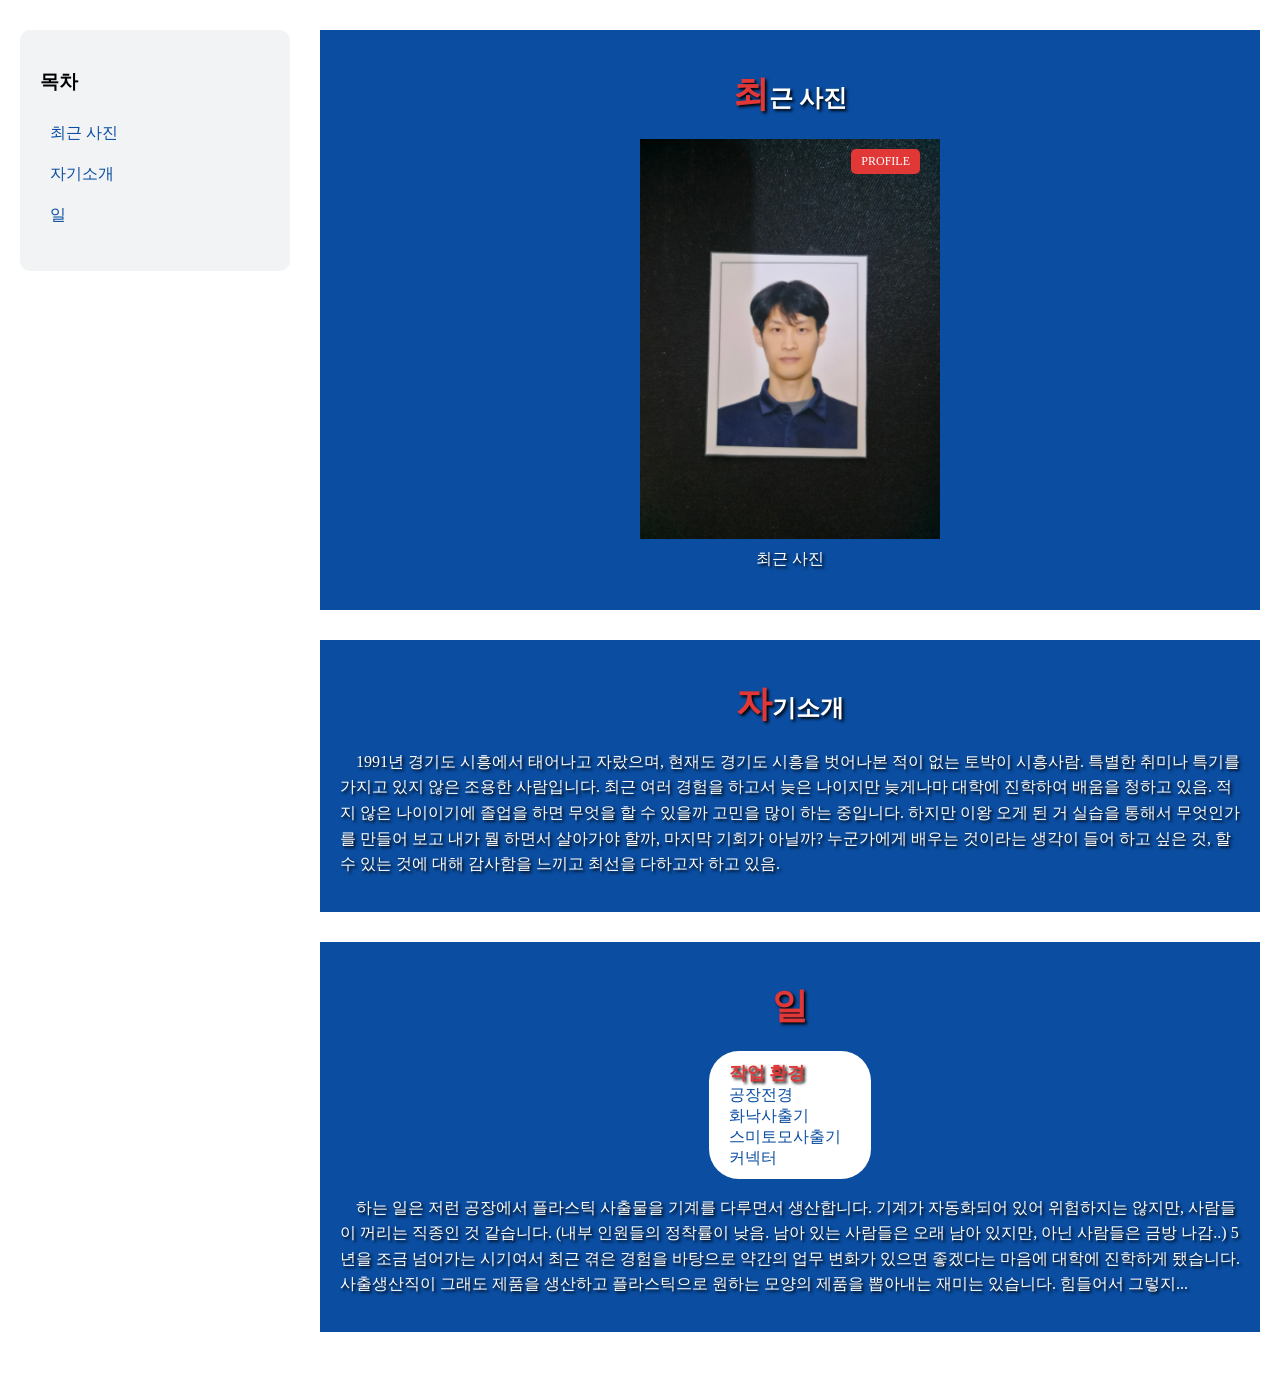
<file: Ing/index.html>
<!DOCTYPE html>
<html lang="ko">
<head>
    <meta charset="UTF-8">
    <meta name="viewport"
          content="width=device-width, initial-scale=1.0">

    <title>최근 사진</title>
    <link rel="stylesheet" href="style.css">
</head>

<body class="main">

    <div class="page-layout">
          <!-- 왼쪽 목차 -->
        <nav class="sidebar">
            <h3>목차</h3>
            <ul>
                <li><a href="#profile">최근 사진</a></li>
                <li><a href="#introduce">자기소개</a></li>
                <li><a href="#work">일</a></li>
            </ul>
        </nav>

        <!-- 프로필 사진 영역 -->
           <main class="profile-content">
            <div class="container1" id="profile">
                <header>
                    <h2>최근 사진</h2>
                    <figure>
                        <div class="photo-box">
                            <img width="300" height="300"
                                src="./image/이현욱회사사진.jpg"
                                alt="프로필 사진">
                            <span class="photo-label">PROFILE</span>
                        </div>
                             <figcaption>최근 사진</figcaption>
                     </figure>
                </header>
            </div>

        <!-- 자기소개 영역 -->
         <div class="container2" id="introduce">
            <section>
                <article id="introduce1">
                    <h2>자기소개</h2>
                    <p>
                        1991년 경기도 시흥에서 태어나고 자랐으며,
                        현재도 경기도 시흥을 벗어나본 적이 없는
                        토박이 시흥사람.
                        특별한 취미나 특기를 가지고 있지 않은
                        조용한 사람입니다.

                        최근 여러 경험을 하고서 늦은 나이지만
                        늦게나마 대학에 진학하여 배움을 청하고 있음.

                        적지 않은 나이이기에 졸업을 하면
                        무엇을 할 수 있을까 고민을 많이 하는 중입니다.

                        하지만 이왕 오게 된 거 실습을 통해서
                        무엇인가를 만들어 보고
                        내가 뭘 하면서 살아가야 할까,
                        마지막 기회가 아닐까?
                        누군가에게 배우는 것이라는 생각이 들어
                        하고 싶은 것, 할 수 있는 것에 대해
                        감사함을 느끼고 최선을 다하고자 하고 있음.
                    </p>
                </article>
            </section>
            
        </div>

        <!-- 직장 및 업무 소개 영역 -->
         <div class="container3" id="work">
            
            <article id="introduce2">
                <h2>일</h2>

                <ul id="list">
                    <li>
                        <strong>작업 환경</strong>
                    </li>
                    <li>
                        <a href="./image/몰렉스공장.jpg"
                        target="_blank">공장전경</a>
                    </li>
                    <li>
                        <a href="./image/화낙사출기.png"
                        target="_blank">화낙사출기</a>
                    </li>
                    <li>
                        <a href="./image/스미토모사출기.png"
                        target="_blank">스미토모사출기</a>
                    </li>
                    <li>
                        <a href="./image/커넥터.png"
                        target="_blank">커넥터</a>
                    </li>
                </ul>

                <p>
                    하는 일은 저런 공장에서 플라스틱 사출물을
                    기계를 다루면서 생산합니다.

                    기계가 자동화되어 있어 위험하지는 않지만,
                    사람들이 꺼리는 직종인 것 같습니다.

                    (내부 인원들의 정착률이 낮음.
                    남아 있는 사람들은 오래 남아 있지만,
                    아닌 사람들은 금방 나감..)

                    5년을 조금 넘어가는 시기여서 최근 겪은
                    경험을 바탕으로 약간의 업무 변화가 있으면
                    좋겠다는 마음에 대학에 진학하게 됐습니다.

                    사출생산직이 그래도 제품을 생산하고
                    플라스틱으로 원하는 모양의 제품을
                    뽑아내는 재미는 있습니다.
                    힘들어서 그렇지...
                </p>
            </article>
        </div>

</body>
</html>
</file>
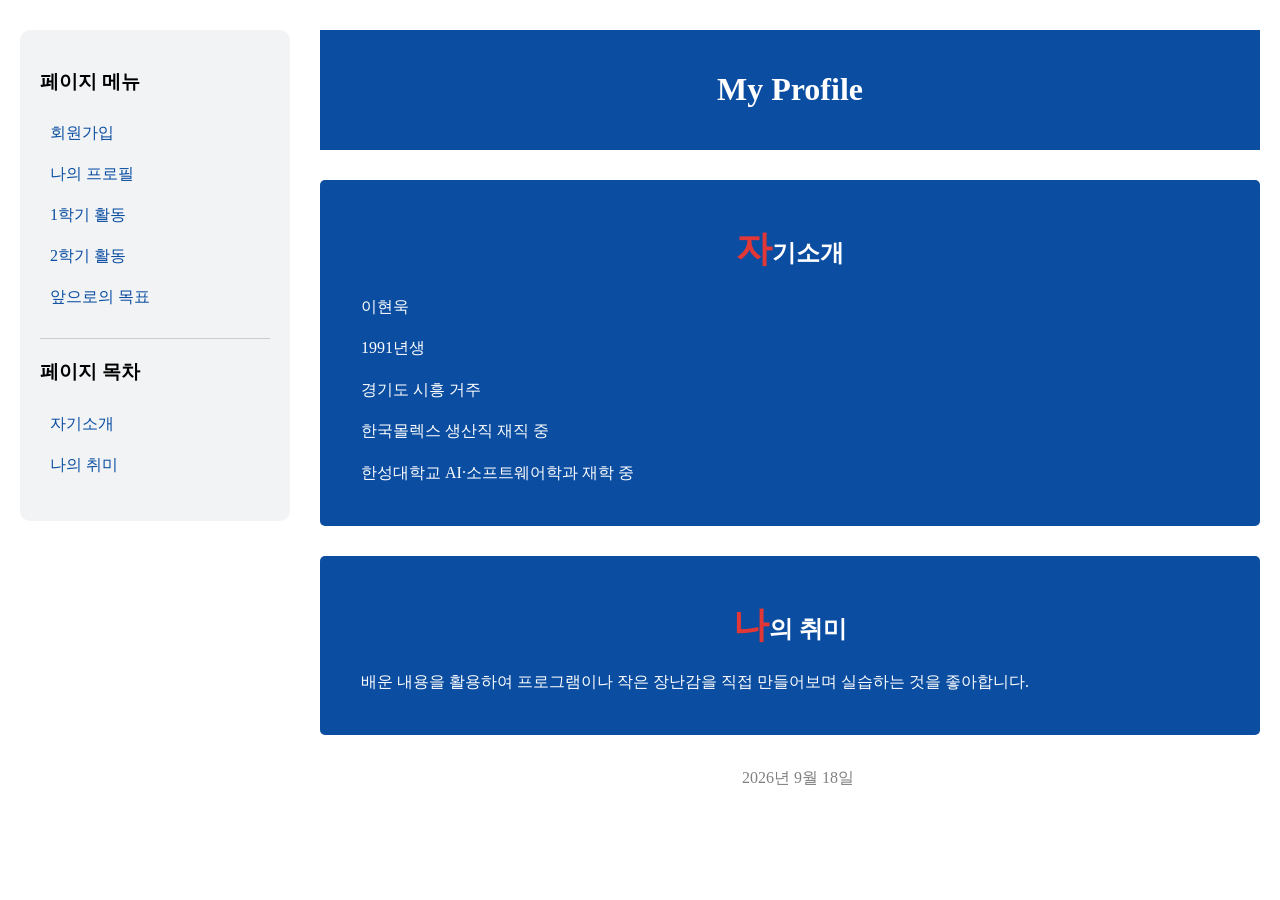
<file: Ing/assignment.html>
<!DOCTYPE html>
<html lang="ko">
<head>
    <meta charset="UTF-8">
    <meta name="viewport"
          content="width=device-width, initial-scale=1.0">

    <title>나의 프로필 만들기</title>
    <link rel="stylesheet" href="style.css">
</head>

<body class="main">

    <!-- 전체 페이지 레이아웃 -->
    <div class="page-layout">

        <!-- 왼쪽 사이드바 -->
        <nav class="sidebar">

            <h3>페이지 메뉴</h3>
            <ul>
                <!-- 다른 HTML 파일로 이동 -->
                <li><a href="signup_1.html">회원가입</a></li>
                <li><a href="index.html">나의 프로필</a></li>
                <li><a href="first_semester.html">1학기 활동</a></li>
                <li><a href="second_semester.html">2학기 활동</a></li>
                <li><a href="goal.html">앞으로의 목표</a></li>
            </ul>

            <hr>

            <h3>페이지 목차</h3>
            <ul>
                <!-- 현재 페이지 내부로 이동 -->
                <li><a href="#introduce">자기소개</a></li>
                <li><a href="#hobby">나의 취미</a></li>
            </ul>

        </nav>

        <!-- 오른쪽 본문 -->
        <main class="profile-content">

            <header class="content-header">
                <h1>My Profile</h1>
            </header>

            <!-- 자기소개 -->
            <section class="content-box" id="introduce">
                <h2>자기소개</h2>
                <p>이현욱</p>
                <p>1991년생</p>
                <p>경기도 시흥 거주</p>
                <p>한국몰렉스 생산직 재직 중</p>
                <p>한성대학교 AI·소프트웨어학과 재학 중</p>
            </section>

            <!-- 취미 -->
            <section class="content-box" id="hobby">
                <h2>나의 취미</h2>
                <p>
                    배운 내용을 활용하여 프로그램이나
                    작은 장난감을 직접 만들어보며
                    실습하는 것을 좋아합니다.
                </p>
            </section>

            <footer class="page-footer">
                <p>2026년 9월 18일</p>
            </footer>

        </main>

    </div>

</body>
</html>
</file>
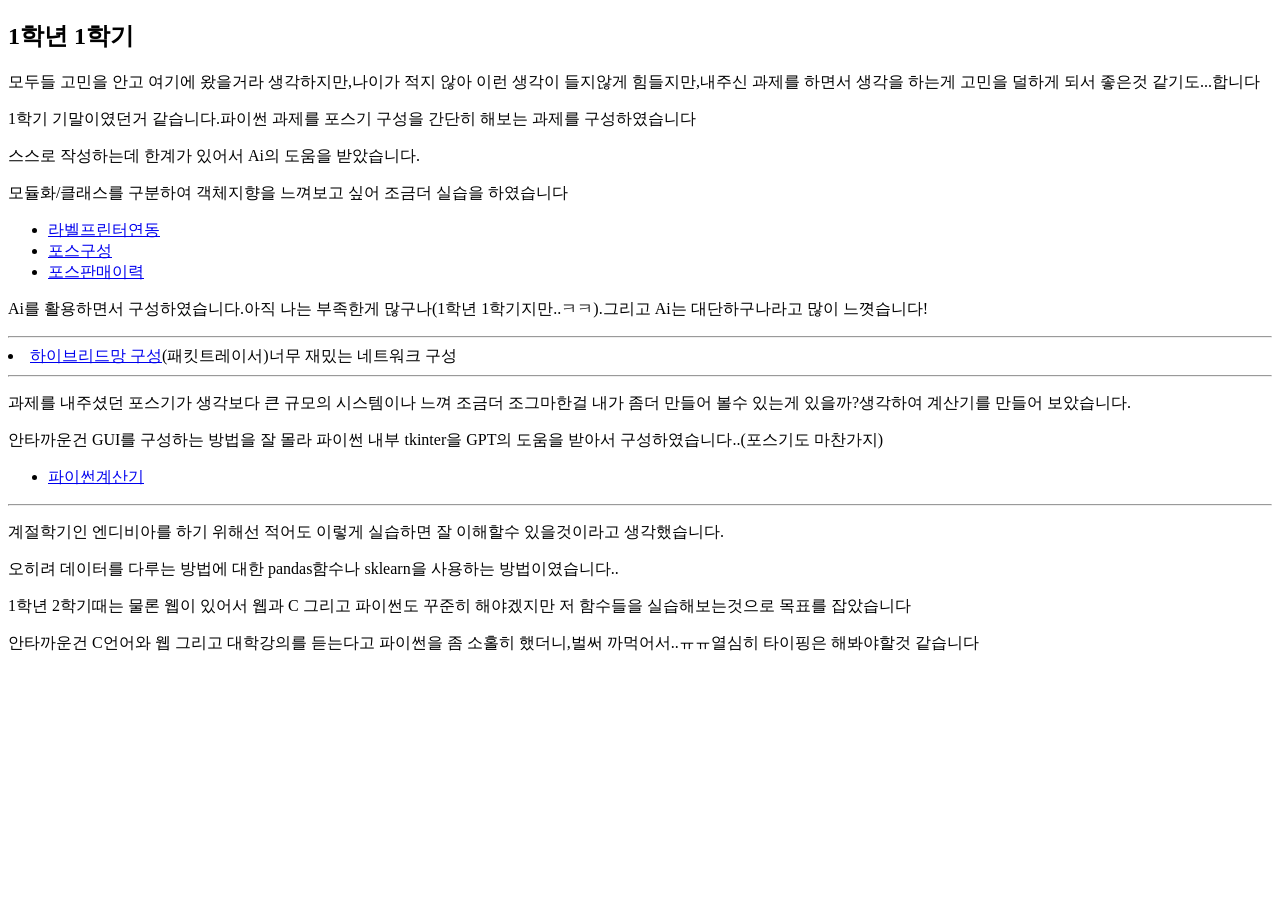
<file: Ing/first_semester.html>
<!DOCTYPE html>
<html lang="ko">
<head>
    <meta charset="UTF-8">
    <meta name="viewport" content="width=<device-width>, initial-scale=1.0">
    <title>1학년 1학기 활동</title>
</head>
<body>
    <header>
        <h2>1학년 1학기</h2>
        <p>모두들 고민을 안고 여기에 왔을거라 생각하지만,나이가 적지 않아 이런 생각이 들지않게
            힘들지만,내주신 과제를 하면서 생각을 하는게 고민을 덜하게 되서 좋은것 같기도...합니다</p>
    </header>
    
    <section>
        <article id="pos">
            <p>1학기 기말이였던거 같습니다.파이썬 과제를 포스기 구성을 간단히 해보는 과제를 구성하였습니다</p>
            <p>스스로 작성하는데 한계가 있어서 Ai의 도움을 받았습니다.</p>
            <p>모듈화/클래스를 구분하여 객체지향을 느껴보고 싶어 조금더 실습을 하였습니다</p>
            <ul>
                <li><a href="./image/라벨프린터기.jpg" target="_blank">라벨프린터연동</a></li>
                <li><a href="./image/포스구성.png" target="_blank">포스구성</a></li>
                <li><a href="./image/포스판매이력.png" target="_blank">포스판매이력</a></li>
            </ul>

        <p>Ai를 활용하면서 구성하였습니다.아직 나는 부족한게 많구나(1학년 1학기지만..ㅋㅋ).그리고 Ai는 대단하구나라고 많이 느꼇습니다!</p>
        </article>
        <hr>

         <article id="cisco">
                <li><a href="./image/cisco.png" target="_blank">하이브리드망 구성</a>(패킷트레이서)너무 재밌는 네트워크 구성</li>
        </article>
        <hr>

        <article id="calculator">
            <p>과제를 내주셨던 포스기가 생각보다 큰 규모의 시스템이나 느껴 조금더 조그마한걸 
                내가 좀더 만들어 볼수 있는게 있을까?생각하여 계산기를 만들어 보았습니다.</p>
               <p> 안타까운건 GUI를 구성하는 방법을 잘 몰라 파이썬 내부 tkinter을 GPT의 도움을 받아서 구성하였습니다..(포스기도 마찬가지)</p>
             <ul>
                <li><a href="./image/파이썬계산기.png" target="_blank">파이썬계산기</a></li>
            </ul>
        </article>
    </section>
    <hr>
    <p>계절학기인 엔디비아를 하기 위해선 적어도 이렇게 실습하면 잘 이해할수 있을것이라고 생각했습니다.</p>
    <p>오히려 데이터를 다루는 방법에 대한 pandas함수나 sklearn을 사용하는 방법이였습니다..</p>
    <p>1학년 2학기때는 물론 웹이 있어서 웹과 C 그리고 파이썬도 꾸준히 해야겠지만 저 함수들을 실습해보는것으로 목표를 잡았습니다</p>
    <p>안타까운건 C언어와 웹 그리고 대학강의를 듣는다고 파이썬을 좀 소홀히 했더니,벌써 까먹어서..ㅠㅠ열심히 타이핑은 해봐야할것 같습니다</p>
    

</body>
</html>
</file>
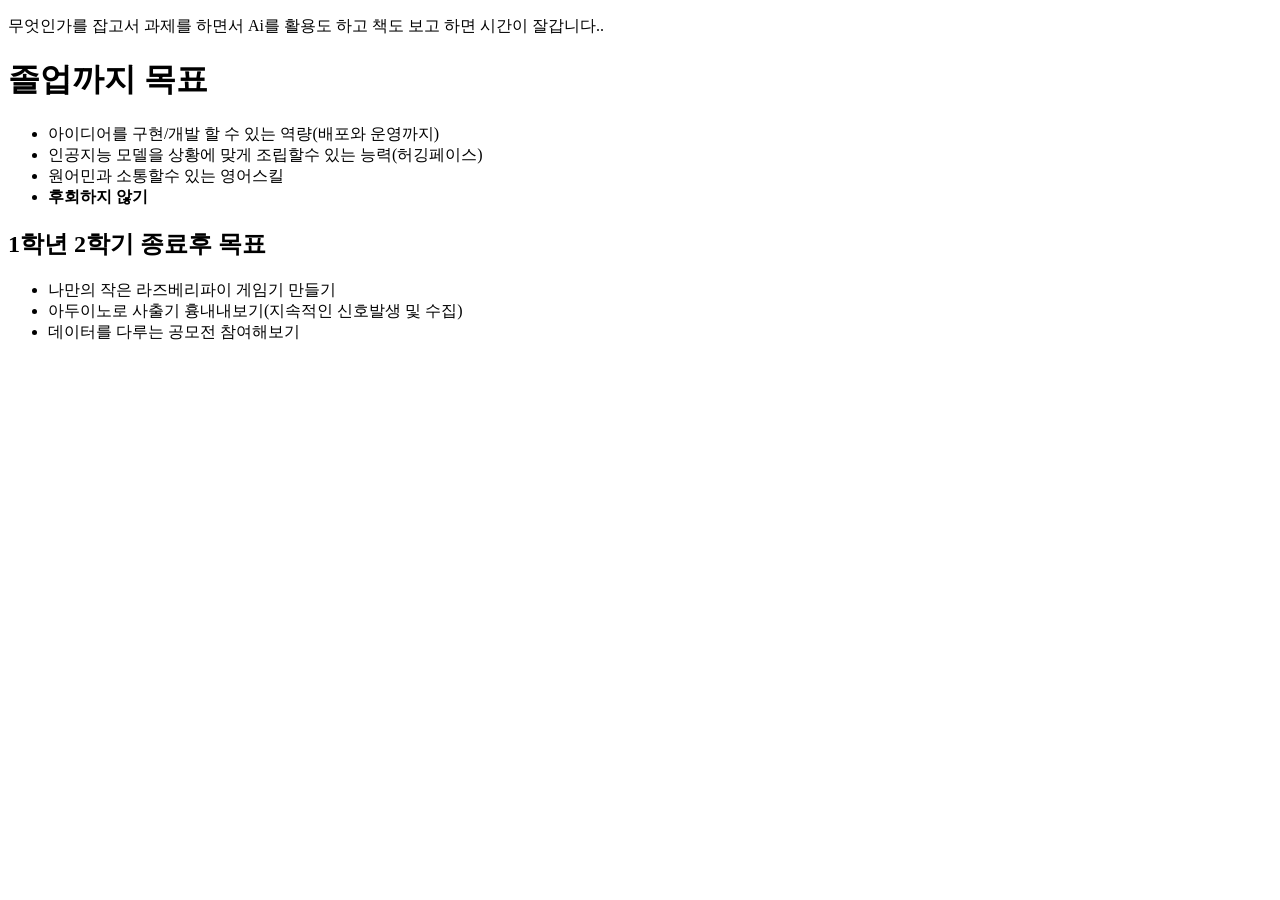
<file: Ing/goal.html>
<!DOCTYPE html>
<html lang="ko">
<head>
    <meta charset="UTF-8">
    <meta name="viewport" content="width=device-width, initial-scale=1.0">
    <title>장단기 목표</title>
</head>
<body>
    <p>무엇인가를 잡고서 과제를 하면서 Ai를 활용도 하고 책도 보고 하면 시간이 잘갑니다..</p>
    <h1>졸업까지 목표</h1>
    <ul>
        <li>아이디어를 구현/개발 할 수 있는 역량(배포와 운영까지)</li>
        <li>인공지능 모델을 상황에 맞게 조립할수 있는 능력(허깅페이스)</li>
        <li>원어민과 소통할수 있는 영어스킬</li>
        <li><strong>후회하지 않기</strong></li>
    </ul>
    <h2>1학년 2학기 종료후 목표</h2>
    <ul>
        <li>나만의 작은 라즈베리파이 게임기 만들기</li>
        <li>아두이노로 사출기 흉내내보기(지속적인 신호발생 및 수집)</li>
        <li>데이터를 다루는 공모전 참여해보기</li>
    </ul>

</body>
</html>
</file>
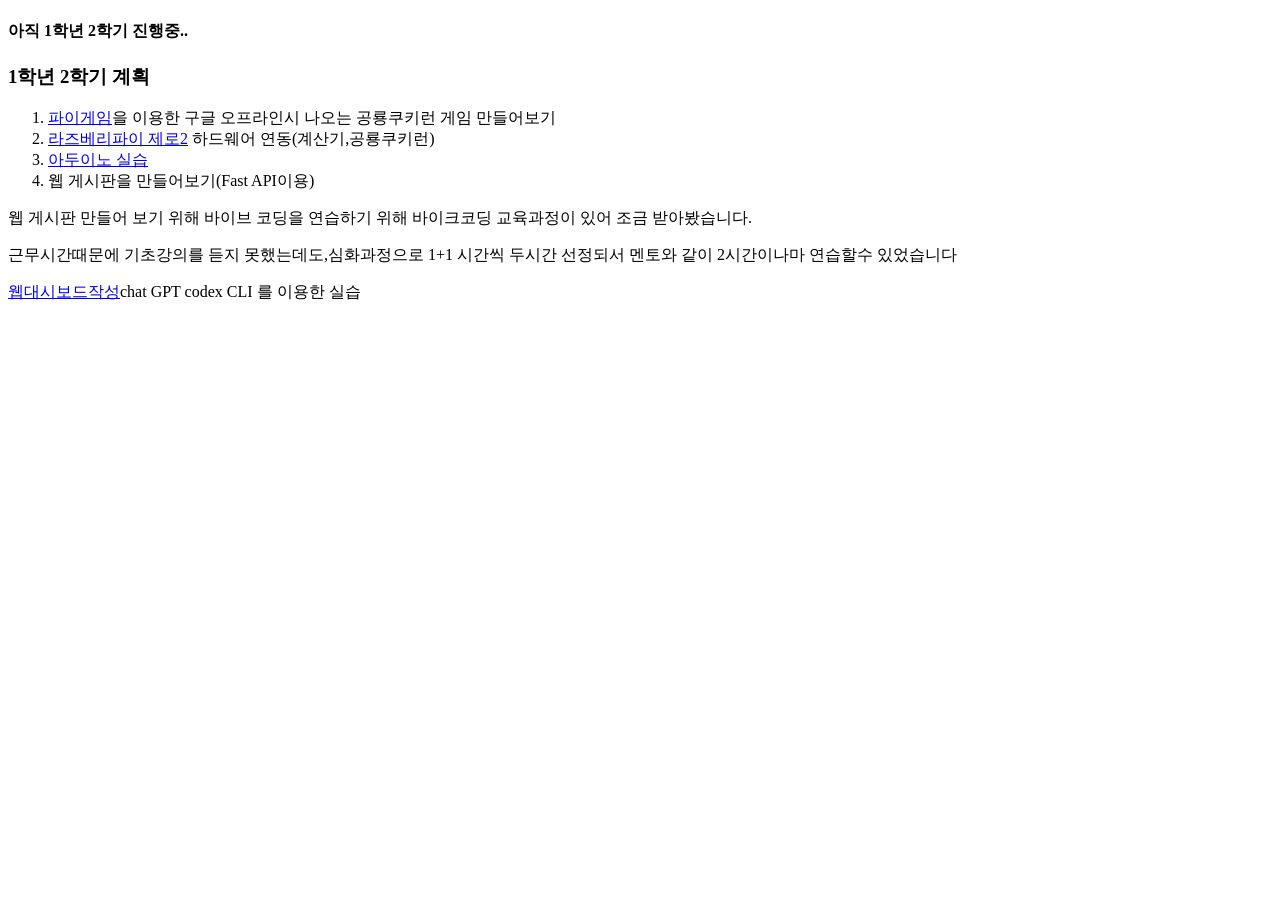
<file: Ing/second_semester.html>
<!DOCTYPE html>
<html lang="ko">
<head>
    <meta charset="UTF-8">
    <meta name="viewport" content="width=device-width, initial-scale=1.0">
    <title>1학년 2학기 활동</title>
</head>
<body>
    <header>
        <h4>아직 1학년 2학기 진행중..</h4>
    </header>
    
    <section id="second_semester_ing">
        <h3>1학년 2학기 계획</h3>
        <ol type = "1">
            <li> <a href="./image/pygame.png" target="_blank">파이게임</a>을 이용한 구글 오프라인시 나오는 공룡쿠키런 게임 만들어보기</li>
            <li> <a href="./image/라즈베리파이.jpg" target="_blank">라즈베리파이 제로2</a> 하드웨어 연동(계산기,공룡쿠키런)</li>
            <li> <a href="./image/아두이노.jpg" target="_blank">아두이노 실습</a></li>
            <li>웹 게시판을 만들어보기(Fast API이용)</li>
        </ol>
        <p>웹 게시판 만들어 보기 위해 바이브 코딩을 연습하기 위해 바이크코딩 교육과정이 있어 조금 받아봤습니다.</p>
        <p>근무시간때문에 기초강의를 듣지 못했는데도,심화과정으로 1+1 시간씩 두시간 선정되서 멘토와 같이 2시간이나마 연습할수 있었습니다</p>
        <a href="./image/웹대시보드.png" target="_blank">웹대시보드작성</a>chat GPT codex CLI 를 이용한 실습
    </section>
</body>
</html>
</file>
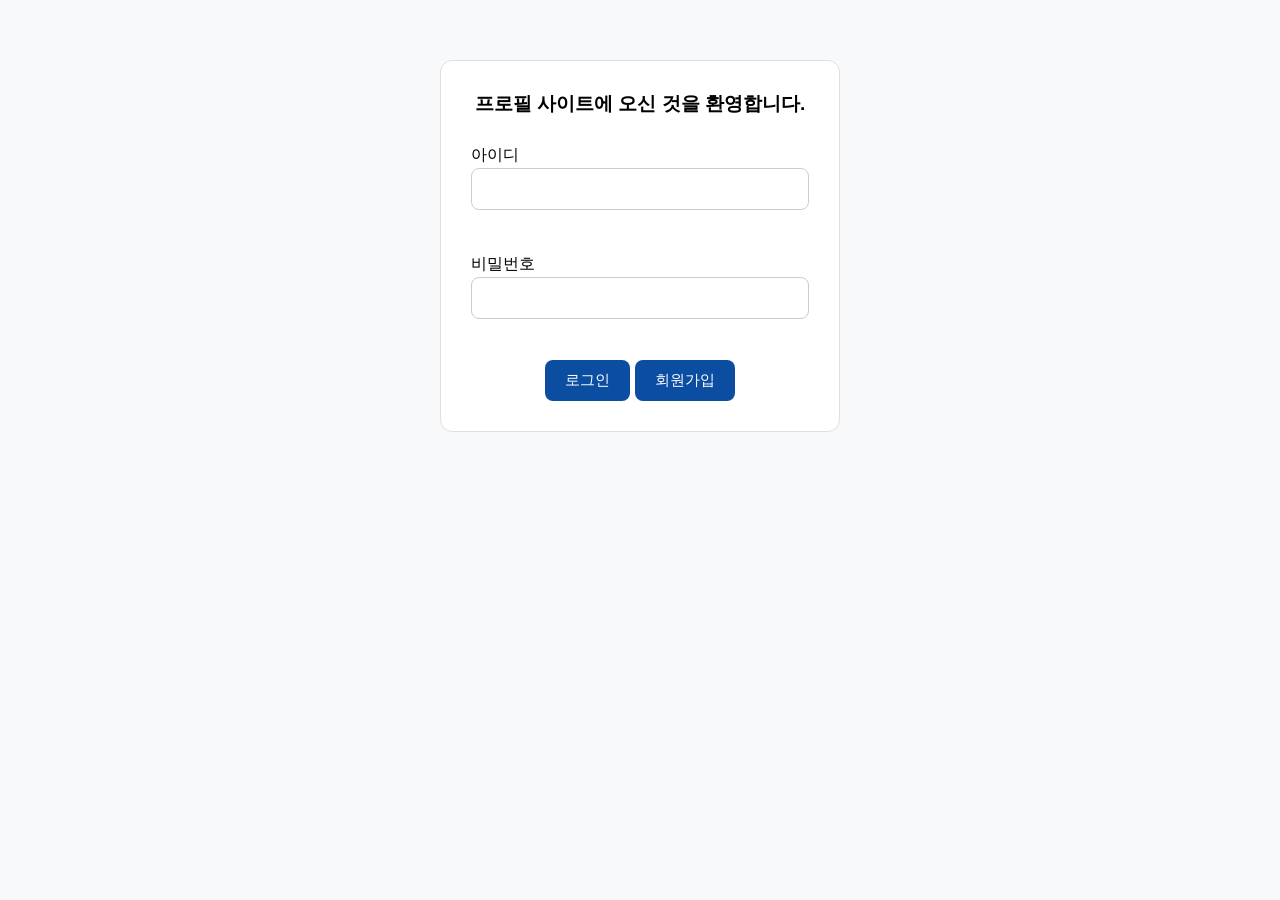
<file: Ing/signup_1.html>
<!DOCTYPE html>
<html lang="ko">
<head>
    <meta charset="UTF-8">
    <meta name="viewport" content="width=device-width, initial-scale=1.0">
    <title>login</title>
    <link rel="stylesheet" href="style.css">
</head>
<body class ="main_2">    
    <!--로그인화면-->
    <div class="login-layout">
        <h4>프로필 사이트에 오신 것을 환영합니다.</h4> 
        <form>
            <label>
                아이디 <br> 
                <input type="text" value="" name="user-id" required> <br> 
            </label>
            <label >
                비밀번호 <br>
                <input type="password" maxlength="20" value="" name="password" required> <br>
            </label>
                <button type="submit">로그인</button>
                <a href="signup_2.html" class="signup-button">회원가입</a>                    
        </form>
    </div>
</body>
</html>
</file>
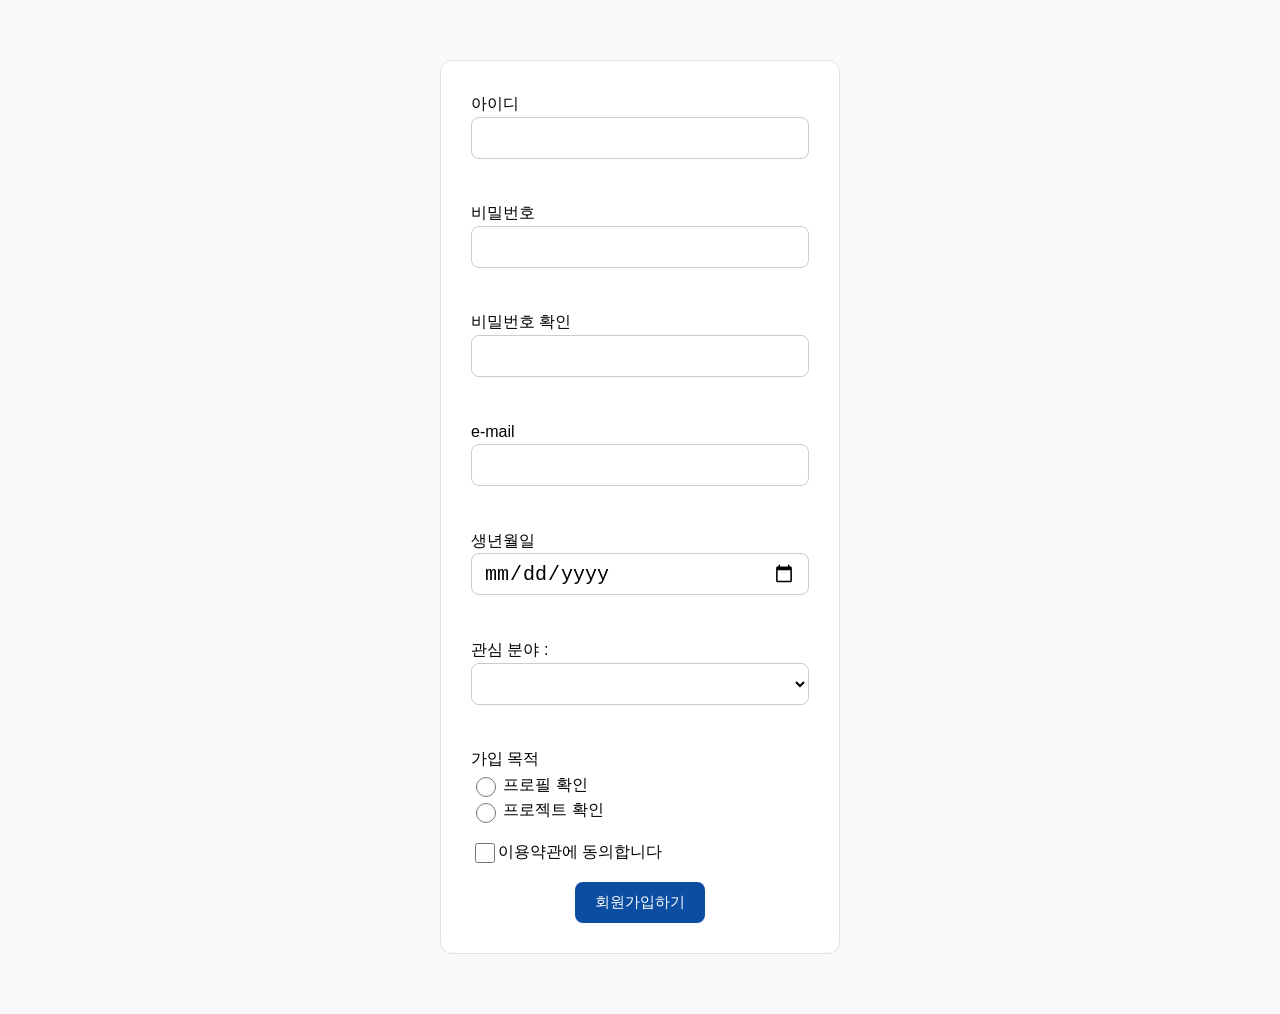
<file: Ing/signup_2.html>
<!DOCTYPE html>
<html lang="ko">
<head>
    <meta charset="UTF-8">
    <meta name="viewport" content="width=device-width, initial-scale=1.0">
    <title>membership</title>
    <link rel="stylesheet" href="style.css">
</head>
<body class="main_2">
    <div class="membership-layout">
        <!--회원가입화면-->
        <form>
            <label>
                아이디  <br> 
                <input type="text" value="" name="user-id" required> <br>
            </label>
            <label>
                비밀번호 <br>
                <input type="password" maxlength="20" value="" name="password" required> <br>
            </label>
            <label>
                비밀번호 확인 <br>
                <input type="password" maxlength="20" value="" name="password-check" required> <br>
            </label>
            <label>
                e-mail <br>
                <input type="email" value="" name="email" required> <br>
            </label>
            <label>
                생년월일 <br>
                <input type="date" name ="born"> <br>
            </label>
            <label>관심 분야 : <br>
                <select id="interest" name="interest" required>
                    <option value="" selected disabled hidden></option>
                    <option value="ai">인공지능</option>
                    <option value="game">게임</option>
                    <option value="web">웹개발</option>
                    <option value="other">기타</option>
                </select> <br>
            </label>
            <label>
                가입 목적 <br>
                <input type="radio" name="purpose" value="profile" > 프로필 확인 <br>
                <input type="radio" name="purpose" value="project"> 프로젝트 확인 <br>
            </label>
            <label>
                <input type="checkbox" name="agree" value="yes" required>이용약관에 동의합니다 <br>   
            </label>    
                <button type="submit">회원가입하기</button>
        </form>
    </div>
    
</body>
</html>
</file>
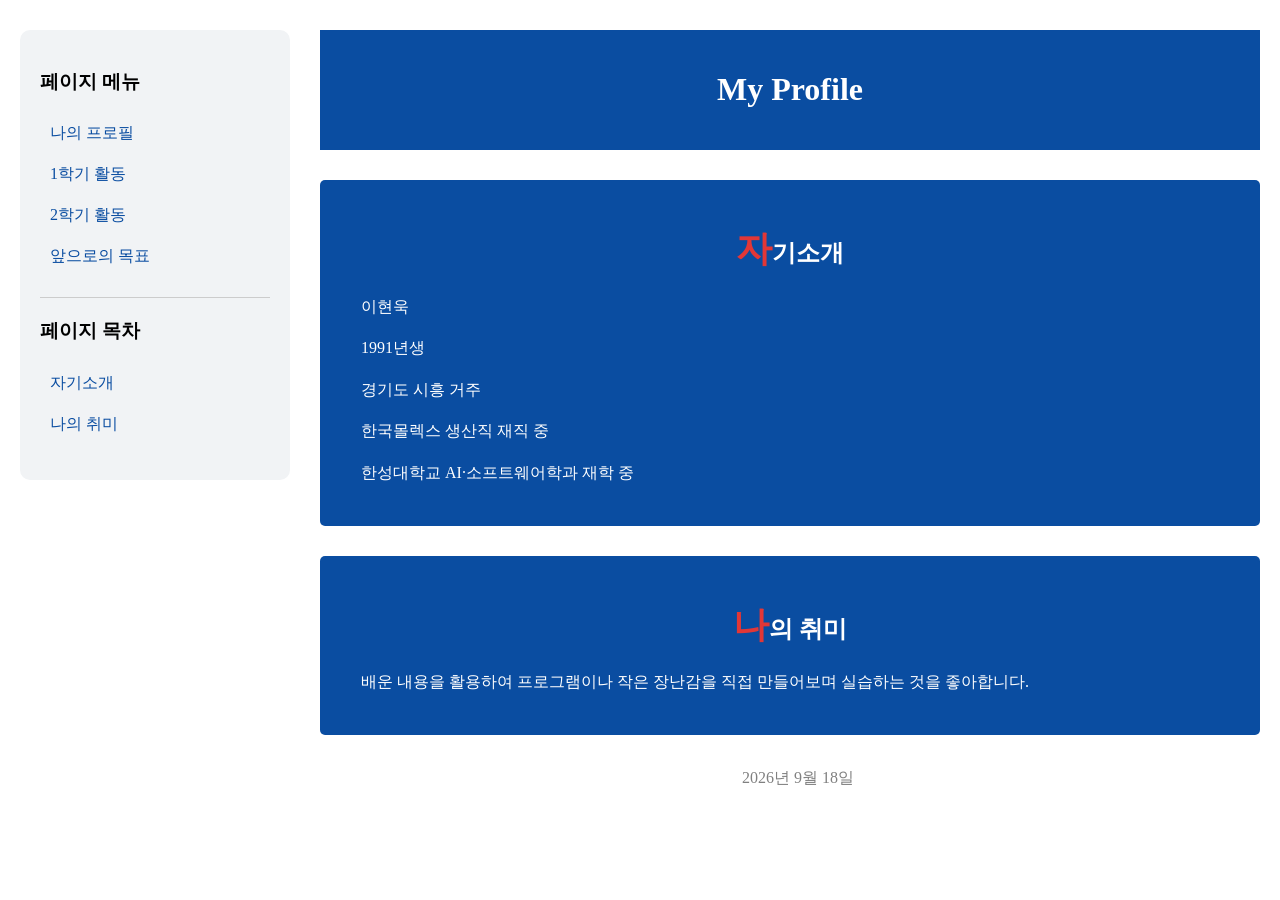
<file: week05/assignment.html>
<!DOCTYPE html>
<html lang="ko">
<head>
    <meta charset="UTF-8">
    <meta name="viewport"
          content="width=device-width, initial-scale=1.0">

    <title>나의 프로필 만들기</title>
    <link rel="stylesheet" href="style.css">
</head>

<body class="main">

    <!-- 전체 페이지 레이아웃 -->
    <div class="page-layout">

        <!-- 왼쪽 사이드바 -->
        <nav class="sidebar">

            <h3>페이지 메뉴</h3>
            <ul>
                <!-- 다른 HTML 파일로 이동 -->
                <li><a href="index.html">나의 프로필</a></li>
                <li><a href="first_semester.html">1학기 활동</a></li>
                <li><a href="second_semester.html">2학기 활동</a></li>
                <li><a href="goal.html">앞으로의 목표</a></li>
            </ul>

            <hr>

            <h3>페이지 목차</h3>
            <ul>
                <!-- 현재 페이지 내부로 이동 -->
                <li><a href="#introduce">자기소개</a></li>
                <li><a href="#hobby">나의 취미</a></li>
            </ul>

        </nav>

        <!-- 오른쪽 본문 -->
        <main class="profile-content">

            <header class="content-header">
                <h1>My Profile</h1>
            </header>

            <!-- 자기소개 -->
            <section class="content-box" id="introduce">
                <h2>자기소개</h2>
                <p>이현욱</p>
                <p>1991년생</p>
                <p>경기도 시흥 거주</p>
                <p>한국몰렉스 생산직 재직 중</p>
                <p>한성대학교 AI·소프트웨어학과 재학 중</p>
            </section>

            <!-- 취미 -->
            <section class="content-box" id="hobby">
                <h2>나의 취미</h2>
                <p>
                    배운 내용을 활용하여 프로그램이나
                    작은 장난감을 직접 만들어보며
                    실습하는 것을 좋아합니다.
                </p>
            </section>

            <footer class="page-footer">
                <p>2026년 9월 18일</p>
            </footer>

        </main>

    </div>

</body>
</html>
</file>
<file: Ing/style.css>
/* =====================================
   1. 전체 페이지 기본 설정
===================================== */

body.main {
    margin: 0;
    background-color: white;
}

/* 목차 클릭 시 부드러운 스크롤 */
html {
    scroll-behavior: smooth;
}


/* =====================================
   2. 제목 및 텍스트
===================================== */

/* 가상 요소: h2의 첫 글자 강조 */
h2::first-letter {
    color: rgb(226, 55, 55);
    font-family: Arial, "Times New Roman", serif;
    font-size: 1.5em;
    font-weight: bold;
}

/* 자손 선택자: 목록 안의 strong 강조 */
ul strong {
    color: rgb(226, 55, 55);
    font-size: 1.1em;
}

/* 문단 스타일 */
p {
    text-indent: 1em;
    line-height: 1.6;
    margin-bottom: 15px;
}

/* 자세한 프로필 페이지의 제목 정렬 */
#introduce1 h2,
#introduce2 h2 {
    text-align: center;
}


/* =====================================
   3. 전체 레이아웃
===================================== */

/* 왼쪽 사이드바 + 오른쪽 본문 */
.page-layout {
    display: flex;
    gap: 30px;

    max-width: 1400px;
    margin: 30px auto;
    padding: 0 20px;

    align-items: flex-start;
}

/* 오른쪽 본문 영역 */
.profile-content {
    flex: 1;
    min-width: 0;
}


/* =====================================
   4. 왼쪽 사이드바
===================================== */

.sidebar {
    box-sizing: border-box;
    width: 270px;
    flex-shrink: 0;

    /* 스크롤해도 목차가 화면 위쪽에 유지 */
    position: sticky;
    top: 20px;

    background-color: #f1f3f5;
    padding: 20px;
    border-radius: 10px;
}

/* 목차 목록 */
.sidebar ul {
    list-style: none;
    padding: 0;
    margin: 0 0 15px;
}

/* 목차 링크 */
.sidebar a {
    display: block;
    padding: 10px;

    color: #0a4da1;
    text-decoration: none;
    text-shadow: none;
}

/* 가상 클래스: 마우스를 올렸을 때 */
.sidebar a:hover {
    background-color: #0a4da1;
    color: white;
    border-radius: 5px;
}

/* 목차 구분선 */
.sidebar hr {
    border: 0;
    border-top: 1px solid #cccccc;
    margin: 20px 0;
}


/* =====================================
   5. 자세한 프로필 페이지
===================================== */

/* 프로필 사진 / 자기소개 / 일 */
.container1,
.container2,
.container3 {
    box-sizing: border-box;
    width: 100%;
    margin: 0 0 30px;
    padding: 20px;

    background-color: rgb(10, 77, 161);
    color: white;
    text-shadow: 2px 2px 3px black;
}

/* 프로필 제목과 사진 정렬 */
header {
    text-align: center;
}

header figure {
    margin: 20px auto;
}

header img {
    display: block;
    max-width: 100%;
    height: auto;
    margin: 0 auto;
}

header figcaption {
    margin-top: 10px;
}


/* =====================================
   6. 프로필 사진 위치 지정
===================================== */

/* relative: 사진을 위치 지정의 기준으로 설정 */
.photo-box {
    position: relative;
    width: fit-content;
    max-width: 100%;
    margin: 0 auto;
}

/* absolute: 사진 오른쪽 위에 PROFILE 표시 */
.photo-label {
    position: absolute;
    top: 10px;
    right: 20px;

    background-color: rgb(226, 55, 55);
    color: white;

    padding: 5px 10px;
    border-radius: 5px;
    font-size: 12px;
    text-shadow: none;
}


/* =====================================
   7. 작업 환경 목록
===================================== */

/* ID 선택자: 작업 환경 목록 */
#list {
    list-style: none; 
    margin: 0 auto;
    width: fit-content;
    padding: 10px 30px 10px 20px;

    background-color: white;
    border-radius: 30px;
}

/* 자손 선택자: 목록 내부 링크 */
#list a {
    cursor: help;
    text-decoration: none;
    color: rgb(10, 77, 161);
    text-shadow: none;
}

/* 링크에 마우스를 올렸을 때 */
#list a:hover {
    color: rgb(226, 55, 55);
    text-decoration: underline;
}


/* =====================================
   8. 첫 페이지(index.html) 전용 스타일
===================================== */

/* My Profile 제목 */
.content-header {
    background-color: #0a4da1;
    color: white;

    text-align: center;
    padding: 20px;
    margin-bottom: 30px;
}

/* 자기소개와 취미 박스 */
.content-box {
    box-sizing: border-box;
    width: 100%;

    background-color: #0a4da1;
    color: white;

    padding: 25px;
    margin-bottom: 30px;
    border-radius: 5px;
}

/* 첫 페이지 본문 제목 */
.content-box h2 {
    text-align: center;
}

/* 페이지 하단 날짜 */
.page-footer {
    text-align: center;
    color: gray;
}


/* =====================================
   9. 반응형 웹 디자인
===================================== */

/* 화면 너비가 700px 이하일 때 */
@media (max-width: 700px) {

    /* 가로 배치를 세로 배치로 변경 */
    .page-layout {
        flex-direction: column;
        gap: 20px;
    }

    /* 사이드바를 본문 위에 배치 */
    .sidebar {
        position: static;
        width: 100%;
    }

    /* 본문 너비 조정 */
    .profile-content {
        width: 100%;
    }
}

/* =====================================
   10. sighup_1 && sighup_1 공통디자인(main_2)
    로그인 디자인 login-layout
    회원가입 디자인 membership-layout
======================================== */


body.main_2 {
    margin: 0;
    background-color: #f8f9fa;
    font-family: Arial, sans-serif;
    font-size: 16px;

    /* 로그인과 회원가입의 공통 영역 */
    .login-layout,
    > div {
        box-sizing: border-box;
        width: 90%;
        max-width: 400px;
        margin: 60px auto;
        padding: 30px;

        background-color: white;
        border: 1px solid #e0e0e0;
        border-radius: 12px;
    }

    /* 로그인 페이지 제목 */
    h4 {
        margin: 0 0 25px;
        text-align: center;
        font-size: 19px;
    }

    form {
    text-align: center;
}

    /* 각 입력 항목 */
    form > label {
        display: block;
        margin-bottom: 16px;
        line-height: 1.6;
        text-align: left;

    }

    /* 글자 입력창과 선택창 */
    input[type="text"],
    input[type="password"],
    input[type="email"],
    input[type="date"],
    select {
        box-sizing: border-box;
        display: block;
        width: 100%;
        height: 42px;
        padding: 8px 12px;

        font-size: 20px;
        background-color: white;
        border: 1px solid #cccccc;
        border-radius: 8px;
    }

    

    /* 입력창 클릭 시 */
    input:focus,
    select:focus {
        outline: 2px solid #0a4da1;
        outline-offset: 1px;
    }

    /* 라디오 버튼과 체크박스 */
    input[type="radio"],
    input[type="checkbox"] {
        width: 20px;
        height: 20px;
        accent-color: #0a4da1;
        vertical-align: middle;
    }

    /* 로그인 및 회원가입 제출 버튼 */
  
    button[type="submit"],
    input[type="submit"],
    a {
        display: inline-block;
        padding: 11px 20px;
        background-color: #0a4da1;
        color: white;
        border: none;
        border-radius: 8px;
        font-size: 15px;
        text-decoration: none;
        cursor: pointer;
    }

        /* 버튼에 마우스를 올렸을 때 */
        button[type="submit"]:hover,
        input[type="submit"]:hover,
        a:hover {
            background-color: #083b80;
    }
}
</file>
<file: week05/style.css>
/* =====================================
   1. 전체 페이지 기본 설정
===================================== */

body.main {
    margin: 0;
    background-color: white;
}

/* 목차 클릭 시 부드러운 스크롤 */
html {
    scroll-behavior: smooth;
}


/* =====================================
   2. 제목 및 텍스트
===================================== */

/* 가상 요소: h2의 첫 글자 강조 */
h2::first-letter {
    color: rgb(226, 55, 55);
    font-family: Arial, "Times New Roman", serif;
    font-size: 1.5em;
    font-weight: bold;
}

/* 자손 선택자: 목록 안의 strong 강조 */
ul strong {
    color: rgb(226, 55, 55);
    font-size: 1.1em;
}

/* 문단 스타일 */
p {
    text-indent: 1em;
    line-height: 1.6;
    margin-bottom: 15px;
}

/* 자세한 프로필 페이지의 제목 정렬 */
#introduce1 h2,
#introduce2 h2 {
    text-align: center;
}


/* =====================================
   3. 전체 레이아웃
===================================== */

/* 왼쪽 사이드바 + 오른쪽 본문 */
.page-layout {
    display: flex;
    gap: 30px;

    max-width: 1400px;
    margin: 30px auto;
    padding: 0 20px;

    align-items: flex-start;
}

/* 오른쪽 본문 영역 */
.profile-content {
    flex: 1;
    min-width: 0;
}


/* =====================================
   4. 왼쪽 사이드바
===================================== */

.sidebar {
    box-sizing: border-box;
    width: 270px;
    flex-shrink: 0;

    /* 스크롤해도 목차가 화면 위쪽에 유지 */
    position: sticky;
    top: 20px;

    background-color: #f1f3f5;
    padding: 20px;
    border-radius: 10px;
}

/* 목차 목록 */
.sidebar ul {
    list-style: none;
    padding: 0;
    margin: 0 0 15px;
}

/* 목차 링크 */
.sidebar a {
    display: block;
    padding: 10px;

    color: #0a4da1;
    text-decoration: none;
    text-shadow: none;
}

/* 가상 클래스: 마우스를 올렸을 때 */
.sidebar a:hover {
    background-color: #0a4da1;
    color: white;
    border-radius: 5px;
}

/* 목차 구분선 */
.sidebar hr {
    border: 0;
    border-top: 1px solid #cccccc;
    margin: 20px 0;
}


/* =====================================
   5. 자세한 프로필 페이지
===================================== */

/* 프로필 사진 / 자기소개 / 일 */
.container1,
.container2,
.container3 {
    box-sizing: border-box;
    width: 100%;
    margin: 0 0 30px;
    padding: 20px;

    background-color: rgb(10, 77, 161);
    color: white;
    text-shadow: 2px 2px 3px black;
}

/* 프로필 제목과 사진 정렬 */
header {
    text-align: center;
}

header figure {
    margin: 20px auto;
}

header img {
    display: block;
    max-width: 100%;
    height: auto;
    margin: 0 auto;
}

header figcaption {
    margin-top: 10px;
}


/* =====================================
   6. 프로필 사진 위치 지정
===================================== */

/* relative: 사진을 위치 지정의 기준으로 설정 */
.photo-box {
    position: relative;
    width: fit-content;
    max-width: 100%;
    margin: 0 auto;
}

/* absolute: 사진 오른쪽 위에 PROFILE 표시 */
.photo-label {
    position: absolute;
    top: 10px;
    right: 20px;

    background-color: rgb(226, 55, 55);
    color: white;

    padding: 5px 10px;
    border-radius: 5px;
    font-size: 12px;
    text-shadow: none;
}


/* =====================================
   7. 작업 환경 목록
===================================== */

/* ID 선택자: 작업 환경 목록 */
#list {
    list-style: none; 
    margin: 0 auto;
    width: fit-content;
    padding: 10px 30px 10px 20px;

    background-color: white;
    border-radius: 30px;
}

/* 자손 선택자: 목록 내부 링크 */
#list a {
    cursor: help;
    text-decoration: none;
    color: rgb(10, 77, 161);
    text-shadow: none;
}

/* 링크에 마우스를 올렸을 때 */
#list a:hover {
    color: rgb(226, 55, 55);
    text-decoration: underline;
}


/* =====================================
   8. 첫 페이지(index.html) 전용 스타일
===================================== */

/* My Profile 제목 */
.content-header {
    background-color: #0a4da1;
    color: white;

    text-align: center;
    padding: 20px;
    margin-bottom: 30px;
}

/* 자기소개와 취미 박스 */
.content-box {
    box-sizing: border-box;
    width: 100%;

    background-color: #0a4da1;
    color: white;

    padding: 25px;
    margin-bottom: 30px;
    border-radius: 5px;
}

/* 첫 페이지 본문 제목 */
.content-box h2 {
    text-align: center;
}

/* 페이지 하단 날짜 */
.page-footer {
    text-align: center;
    color: gray;
}


/* =====================================
   9. 반응형 웹 디자인
===================================== */

/* 화면 너비가 700px 이하일 때 */
@media (max-width: 700px) {

    /* 가로 배치를 세로 배치로 변경 */
    .page-layout {
        flex-direction: column;
        gap: 20px;
    }

    /* 사이드바를 본문 위에 배치 */
    .sidebar {
        position: static;
        width: 100%;
    }

    /* 본문 너비 조정 */
    .profile-content {
        width: 100%;
    }
}
</file>
